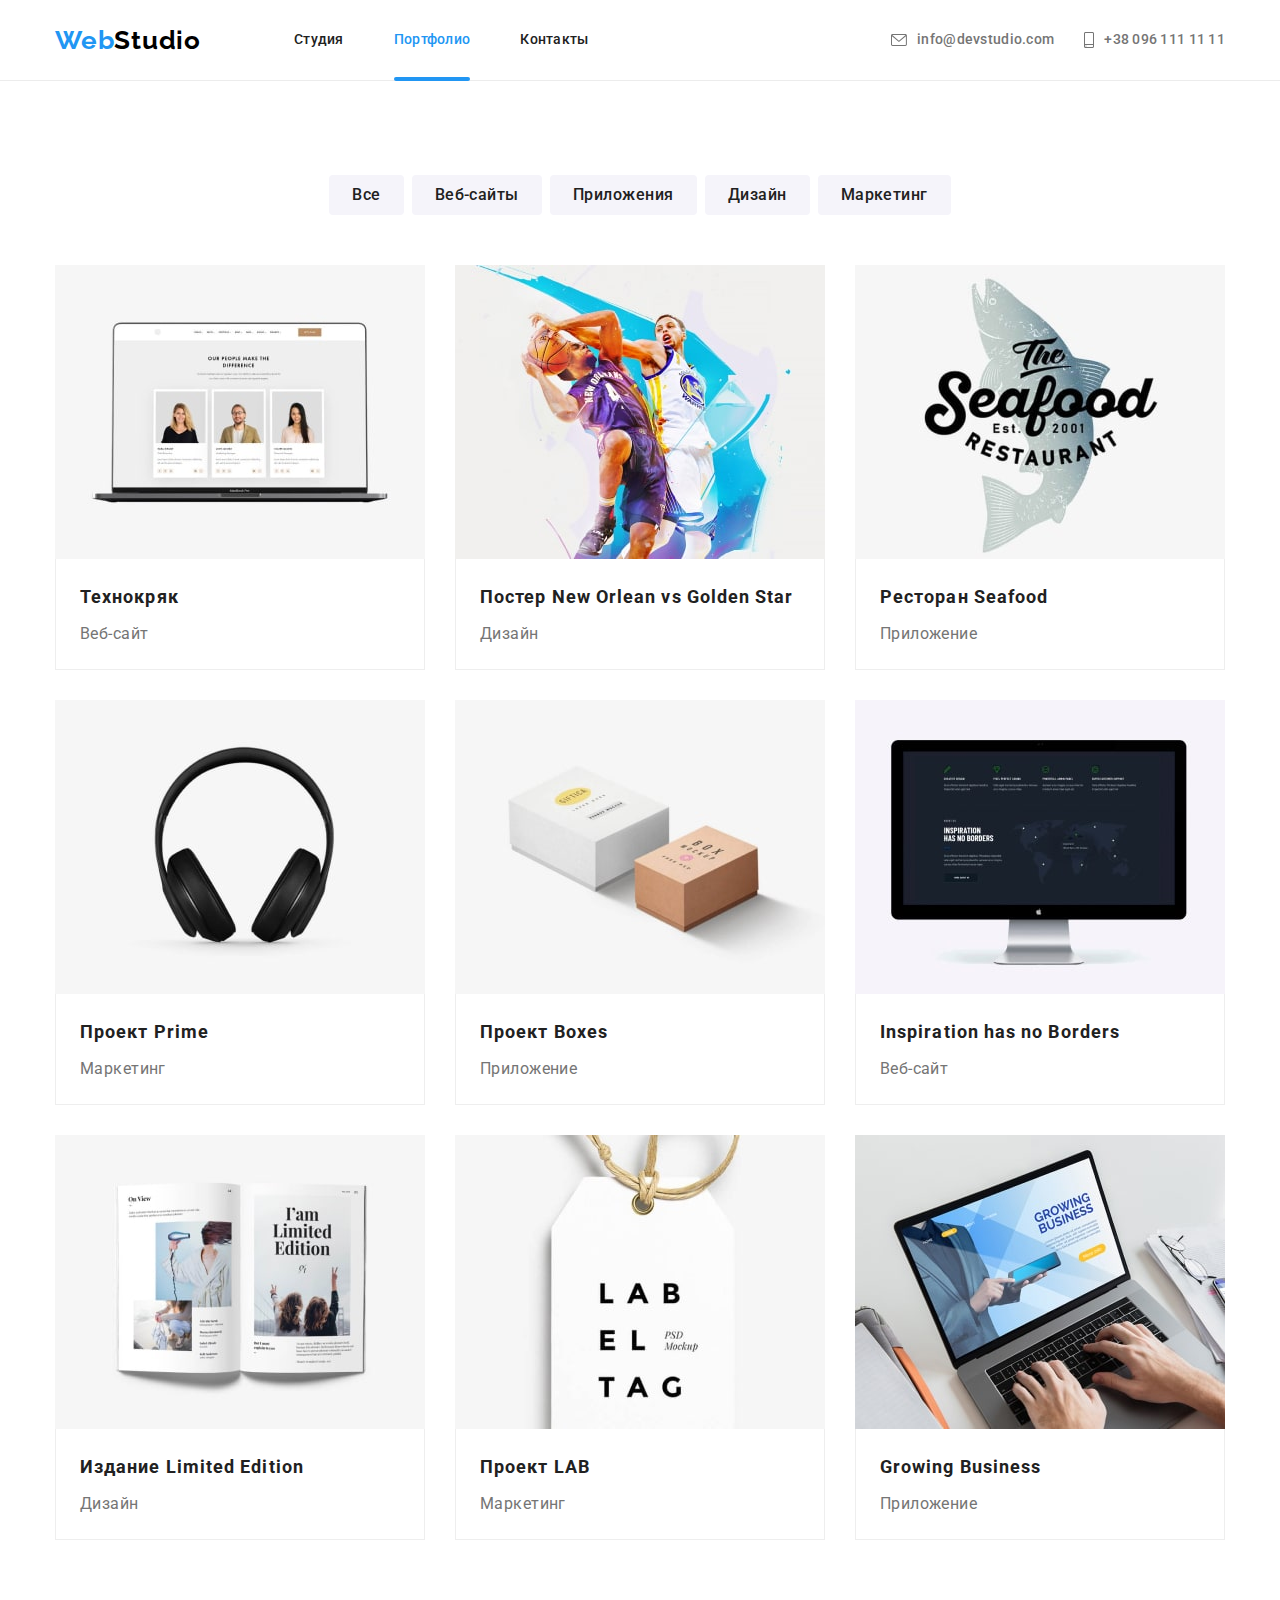
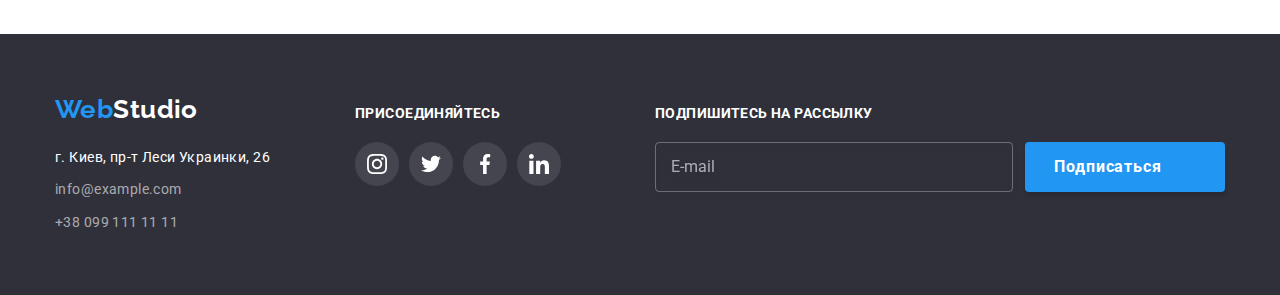
<file: portfolio.html>
<!DOCTYPE html>
<html lang="en">
    <head>
        <meta charset="UTF-8">
        <meta name="viewport" content="width=device-width, initial-scale=1.0">
        <title>Portfolio</title>
        <link
            href="https://fonts.googleapis.com/css2?family=Raleway:wght@700&family=Roboto:wght@400;500;700;900&display=swap"
            rel="stylesheet"
        />
        <link rel="stylesheet" href="./css/main.min.css"/>
    </head>
    <body>
        <!--Header-->
        <header class="header">
            <div class="container flex flex--ai-center">
                <nav class="flex flex--ai-center">
                    <a class="link logo logo--black" href="./index.html">
                        <span class="logo--accent">Web</span>Studio
                    </a>
                    <ul class="list header-nav">
                        <li class="header-nav__item">
                            <a class="link header-nav__link" href="./index.html">Студия</a>
                        </li>
                        <li class="header-nav__item">
                            <a class="link header-nav__link header-nav__link--accent" href="./portfolio.html">Портфолио</a>
                        </li>
                        <li class="header-nav__item">
                            <a class="link header-nav__link" href="#">Контакты</a>
                        </li>
                    </ul>
                </nav>
                <ul class="list header-contacts">
                    <li class="header-contacts__item">
                        <a class="link header-contacts__link" href="mailto:info@devstudio.com">
                            <svg class="header-contacts__icon" width="16" height="12">
                                <use href="./images/svg/sprite.svg#icon-envelope"></use>
                            </svg>
                            info@devstudio.com
                        </a>
                    </li>
                    <li class="header-contacts__item">
                        <a class="link header-contacts__link" href="tel:+380961111111">
                            <svg class="header-contacts__icon" width="10" height="16">
                                <use href="./images/svg/sprite.svg#icon-smartphone"></use>
                            </svg>
                            +38 096 111 11 11
                        </a>
                    </li>
                </ul>
            </div>
        </header>
        <!--Main container-->
        <main>
            <h1 class="visually-hidden">Портфолио</h1>
            <section class="section">
                <div class="container">
                    <!--Button list-->
                    <ul class="list portfolio-nav">
                        <li class="portfolio-nav__item">
                            <button type="button" class="portfolio-nav__button">
                                Все
                            </button>
                        </li>
                        <li class="portfolio-nav__item">
                            <button type="button" class="portfolio-nav__button">
                                Веб-сайты
                            </button>
                        </li>
                        <li class="portfolio-nav__item">
                            <button type="button" class="portfolio-nav__button">
                                Приложения
                            </button>
                        </li>
                        <li class="portfolio-nav__item">
                            <button type="button" class="portfolio-nav__button">
                                Дизайн
                            </button>
                        </li>
                        <li class="portfolio-nav__item">
                            <button type="button" class="portfolio-nav__button">
                                Маркетинг
                            </button>
                        </li>
                    </ul>
                    <!--Main portfolio list-->
                    <ul class="list portfolio-list">
                        <li class="portfolio-list__item">
                            <a class="link portfolio-list__link" href="#">
                                <div class="portfolio-card">
                                    <img 
                                        src="./images/portfolio/technocrack.jpg"
                                        alt="Веб сайт Технокряк"
                                        width="370"
                                    />
                                    <div class="portfolio-card__overlay">
                                        <p class="portfolio-card__text">
                                            Технокряк это современная площадка распространения
                                            коронавируса. Компании используют эту платформу для
                                            цифрового шпионажа и атак на защищённые сервера
                                            конкурентов.
                                        </p>
                                    </div>
                                </div>
                                <div class="portfolio-card__content">
                                    <h2 class="portfolio-card__title">Технокряк</h2>
                                    <p class="portfolio-card__type">Веб-сайт</p>
                                </div>
                            </a>
                        </li>
                        <li class="portfolio-list__item">
                            <a class="link portfolio-list__link" href="#">
                                <div class="portfolio-card">
                                    <img 
                                        src="./images/portfolio/neworlean.jpg"
                                        alt="Дизайн постера New Orlean vs Golden Star"
                                        width="370"
                                    />
                                    <div class="portfolio-card__overlay">
                                        <p class="portfolio-card__text">
                                            Технокряк это современная площадка распространения
                                            коронавируса. Компании используют эту платформу для
                                            цифрового шпионажа и атак на защищённые сервера
                                            конкурентов.
                                        </p>
                                    </div>
                                </div>
                                <div class="portfolio-card__content">
                                    <h2 class="portfolio-card__title">Постер New Orlean vs Golden Star</h2>
                                    <p class="portfolio-card__type">Дизайн</p>
                                </div>
                            </a>
                        </li>
                        <li class="portfolio-list__item">
                            <a class="link portfolio-list__link" href="#">
                                <div class="portfolio-card">
                                    <img 
                                        src="./images/portfolio/seafood.jpg"
                                        alt="Приложение ресторана Seafood"
                                        width="370"
                                    />
                                    <div class="portfolio-card__overlay">
                                        <p class="portfolio-card__text">
                                            Технокряк это современная площадка распространения
                                            коронавируса. Компании используют эту платформу для
                                            цифрового шпионажа и атак на защищённые сервера
                                            конкурентов.
                                        </p>
                                    </div>
                                </div>
                                <div class="portfolio-card__content">
                                    <h2 class="portfolio-card__title">Ресторан Seafood</h2>
                                    <p class="portfolio-card__type">Приложение</p>
                                </div>
                            </a>
                        </li>
                        <li class="portfolio-list__item">
                            <a class="link portfolio-list__link" href="#">
                                <div class="portfolio-card">
                                    <img 
                                        src="./images/portfolio/prime.jpg"
                                        alt="Проект Prime"
                                        width="370"
                                    />
                                    <div class="portfolio-card__overlay">
                                        <p class="portfolio-card__text">
                                            Технокряк это современная площадка распространения
                                            коронавируса. Компании используют эту платформу для
                                            цифрового шпионажа и атак на защищённые сервера
                                            конкурентов.
                                        </p>
                                    </div>
                                </div>
                                <div class="portfolio-card__content">
                                    <h2 class="portfolio-card__title">Проект Prime</h2>
                                    <p class="portfolio-card__type">Маркетинг</p>
                                </div>
                            </a>
                        </li>
                        <li class="portfolio-list__item">
                            <a class="link portfolio-list__link" href="#">
                                <div class="portfolio-card">
                                    <img 
                                        src="./images/portfolio/boxes.jpg"
                                        alt="Приложение Boxes"
                                        width="370"
                                    />
                                    <div class="portfolio-card__overlay">
                                        <p class="portfolio-card__text">
                                            Технокряк это современная площадка распространения
                                            коронавируса. Компании используют эту платформу для
                                            цифрового шпионажа и атак на защищённые сервера
                                            конкурентов.
                                        </p>
                                    </div>
                                </div>
                                <div class="portfolio-card__content">
                                    <h2 class="portfolio-card__title">Проект Boxes</h2>
                                    <p class="portfolio-card__type">Приложение</p>
                                </div>
                            </a>
                        </li>
                        <li class="portfolio-list__item">
                            <a class="link portfolio-list__link" href="#">
                                <div class="portfolio-card">
                                    <img 
                                        src="./images/portfolio/inspirations.jpg"
                                        alt="Веб-сайт Inspiration has no Borders"
                                        width="370"
                                    />
                                    <div class="portfolio-card__overlay">
                                        <p class="portfolio-card__text">
                                            Технокряк это современная площадка распространения
                                            коронавируса. Компании используют эту платформу для
                                            цифрового шпионажа и атак на защищённые сервера
                                            конкурентов.
                                        </p>
                                    </div>
                                </div>
                                <div class="portfolio-card__content">
                                    <h2 lang="en" class="portfolio-card__title">Inspiration has no Borders</h2>
                                    <p class="portfolio-card__type">Веб-сайт</p>
                                </div>
                            </a>
                        </li>
                        <li class="portfolio-list__item">
                            <a class="link portfolio-list__link" href="#">
                                <div class="portfolio-card">
                                    <img 
                                        src="./images/portfolio/limited.jpg"
                                        alt="Дизайн издания Limited Edition"
                                        width="370"
                                    />
                                    <div class="portfolio-card__overlay">
                                        <p class="portfolio-card__text">
                                            Технокряк это современная площадка распространения
                                            коронавируса. Компании используют эту платформу для
                                            цифрового шпионажа и атак на защищённые сервера
                                            конкурентов.
                                        </p>
                                    </div>
                                </div>
                                <div class="portfolio-card__content">
                                    <h2 class="portfolio-card__title">Издание Limited Edition</h2>
                                    <p class="portfolio-card__type">Дизайн</p>
                                </div>
                            </a>
                        </li>
                        <li class="portfolio-list__item">
                            <a class="link portfolio-list__link" href="#">
                                <div class="portfolio-card">
                                    <img 
                                        src="./images/portfolio/lab.jpg"
                                        alt="Проект LAB"
                                        width="370"
                                    />
                                    <div class="portfolio-card__overlay">
                                        <p class="portfolio-card__text">
                                            Технокряк это современная площадка распространения
                                            коронавируса. Компании используют эту платформу для
                                            цифрового шпионажа и атак на защищённые сервера
                                            конкурентов.
                                        </p>
                                    </div>
                                </div>
                                <div class="portfolio-card__content">
                                    <h2 class="portfolio-card__title">Проект LAB</h2>
                                    <p class="portfolio-card__type">Маркетинг</p>
                                </div>
                            </a>
                        </li>
                        <li class="portfolio-list__item">
                            <a class="link portfolio-list__link" href="#">
                                <div class="portfolio-card">
                                    <img 
                                        src="./images/portfolio/groovingbusiness.jpg"
                                        alt="Приложение Growing Business"
                                        width="370"
                                    />
                                    <div class="portfolio-card__overlay">
                                        <p class="portfolio-card__text">
                                            Технокряк это современная площадка распространения
                                            коронавируса. Компании используют эту платформу для
                                            цифрового шпионажа и атак на защищённые сервера
                                            конкурентов.
                                        </p>
                                    </div>
                                </div>
                                <div class="portfolio-card__content">
                                    <h2 lang="en" class="portfolio-card__title">Growing Business</h2>
                                    <p class="portfolio-card__type">Приложение</p>
                                </div>
                            </a>
                        </li>
                    </ul>
                </div>
            </section>
        </main>
        <!--Footer-->
        <footer class="footer">
            <div class="container flex flex--baseline">
                <div class="footer-address">
                    <a class="link logo logo--white" href="./index.html">
                        <span class="logo--accent">Web</span>Studio
                    </a>
                    <address class="footer-contacts">
                        <p class="footer-contacts__text">г. Киев, пр-т Леси Украинки, 26</p>
                        <a class="link footer-contacts__link" href="mailto:info@example.com">
                            info@example.com
                        </a>
                        <a class="link footer-contacts__link" href="tel:+380991111111">+38 099 111 11 11</a>
                    </address>
                </div>
                <div class="footer-networks">
                    <strong class="footer-networks__text">присоединяйтесь</strong>
                    <ul class="list flex network-list">
                        <li class="network-list__item">
                            <a href="#" class="link network-list__link network-list__link--dark" aria-label="Instagram">
                                <svg class="network-list__icon">
                                    <use href="./images/svg/sprite.svg#icon-instagram"></use>
                                </svg>
                            </a>
                        </li>
                        <li class="network-list__item">
                            <a href="#" class="link network-list__link network-list__link--dark" aria-label="Twitter">
                                <svg class="network-list__icon">
                                    <use href="./images/svg/sprite.svg#icon-twitter"></use>
                                </svg>
                            </a>
                        </li>
                        <li class="network-list__item">
                            <a href="#" class="link network-list__link network-list__link--dark" aria-label="Facebook">
                                <svg class="network-list__icon">
                                    <use href="./images/svg/sprite.svg#icon-facebook"></use>
                                </svg>
                            </a>
                        </li>
                        <li class="network-list__item">
                            <a href="#" class="link network-list__link network-list__link--dark" aria-label="Linkedin">
                                <svg class="network-list__icon">
                                    <use href="./images/svg/sprite.svg#icon-linkedin"></use>
                                </svg>
                            </a>
                        </li>
                    </ul>
                </div>
                <form class="flex footer-subscribe" autocomplete="off">
                    <label class="footer-subscribe__label">Подпишитесь на рассылку
                        <input
                            type="email"
                            name="e-mail"
                            class="footer-subscribe__input"
                            placeholder="E-mail"
                        />
                    </label>
                    <button type="submit" class="button-primary button-primary--flex">
                        Подписаться
                        <svg class="footer-subscribe__icon" width="24" height="24">
                            <use href="./images/svg/sprite.svg#icon-subscribe"></use>
                        </svg>
                    </button>
                </form>
            </div>
        </footer>        
    </body>
</html>
</file>
<file: css/main.min.css>
/*! modern-normalize v1.0.0 | MIT License | https://github.com/sindresorhus/modern-normalize */*,*::before,::after{box-sizing:border-box}:root{-moz-tab-size:4;tab-size:4}html{line-height:1.15;-webkit-text-size-adjust:100%}body{margin:0;font-family:system-ui,-apple-system,"Segoe UI",Roboto,Helvetica,Arial,sans-serif,"Apple Color Emoji","Segoe UI Emoji"}hr{height:0;color:inherit}abbr[title]{text-decoration:underline dotted}b,strong{font-weight:bolder}code,kbd,samp,pre{font-family:ui-monospace,SFMono-Regular,Consolas,'Liberation Mono',Menlo,monospace;font-size:1em}small{font-size:80%}sub,sup{font-size:75%;line-height:0;position:relative;vertical-align:baseline}sub{bottom:-.25em}sup{top:-.5em}table{text-indent:0;border-color:inherit}button,input,optgroup,select,textarea{font-family:inherit;font-size:100%;line-height:1.15;margin:0}button,select{text-transform:none}button,[type='button'],[type='reset'],[type='submit']{-webkit-appearance:button}::-moz-focus-inner{border-style:none;padding:0}:-moz-focusring{outline:1px dotted ButtonText}:-moz-ui-invalid{box-shadow:none}legend{padding:0}progress{vertical-align:baseline}::-webkit-inner-spin-button,::-webkit-outer-spin-button{height:auto}[type='search']{-webkit-appearance:textfield;outline-offset:-2px}::-webkit-search-decoration{-webkit-appearance:none}::-webkit-file-upload-button{-webkit-appearance:button;font:inherit}summary{display:list-item}body{background-color:#fff;color:#212121;font-family:"Roboto",sans-serif;font-size:14px;line-height:1.71;font-weight:400;letter-spacing:.03em}img,svg{display:block;max-width:100%;height:auto}.link{text-decoration:none}.list{padding:0;margin:0;list-style:none}.visually-hidden{position:absolute;width:1px;height:1px;margin:-1px;border:0;padding:0;clip:rect(0 0 0 0);overflow:hidden}.container{width:1200px;margin:0 auto;padding:0 15px}.flex{display:flex;justify-content:flex-start;align-items:stretch}.logo{font-family:"Raleway",sans-serif;font-size:26px;line-height:1.19;font-weight:700}.logo--black{margin-right:93px;color:#000;letter-spacing:.03em}.logo--accent{color:#2196f3}.logo--white{color:#fff}.header{font-size:inherit;line-height:1.14;font-weight:500;letter-spacing:.02em;border-bottom:1px solid #ececec}.flex--ai-center,.header-nav{display:flex;justify-content:flex-start;align-items:center}.header-nav__item:not(:last-child){margin-right:50px}.header-nav__link{position:relative;display:block;padding-top:32px;padding-bottom:32px;color:inherit;transition:color 250ms cubic-bezier(0.4,0,0.2,1)}.header-nav__link:hover,.header-nav__link:focus{color:#2196f3}.header-nav__link--accent{color:#2196f3}.header-nav__link--accent::after{position:absolute;bottom:-1px;left:0;content:"";width:100%;height:4px;background-color:#2196f3;border-radius:2px}.header-contacts{display:flex;margin-left:auto}.header-contacts__item:not(:last-child){margin-right:30px}.header-contacts__link{display:flex;justify-content:flex-start;align-items:center;padding-top:32px;padding-bottom:32px;color:#757575;transition:color 250ms cubic-bezier(0.4,0,0.2,1),fill 250ms cubic-bezier(0.4,0,0.2,1)}.header-contacts__link:hover,.header-contacts__link:focus{color:#2196f3;fill:#2196f3}.header-contacts__icon{margin-right:10px;fill:currentColor}.hero{display:flex;justify-content:center;align-items:center;flex-direction:column;max-width:1600px;height:600px;margin:0 auto;background-color:#c4c4c4;background-image:linear-gradient(to right,rgba(47,48,58,0.4),rgba(47,48,58,0.4)),url(../images/hero.jpg);background-repeat:no-repeat;background-size:cover;background-position:center;text-align:center}.hero__title{margin-top:0;margin-bottom:30px;max-width:696px;font-size:44px;line-height:1.36;font-weight:900;letter-spacing:.06em;text-transform:uppercase;color:#fff}.button-primary{display:block;min-width:200px;padding:10px 0;border:none;border-radius:4px;box-shadow:0 4px 4px rgba(0,0,0,0.15);cursor:pointer;color:#fff;background-color:#2196f3;font-size:16px;line-height:1.87;font-weight:700;text-align:center;letter-spacing:.06em;transition:background-color 250ms cubic-bezier(0.4,0,0.2,1)}.button-primary:hover,.button-primary:focus{background-color:#188ce8}.button-primary--flex{display:flex;justify-content:center;align-items:center}.button-primary--modal{margin:0 auto}.feature{padding-top:94px;padding-bottom:0}.feature-list__item{flex-basis:calc((100% - 3 * 30px) / 4)}.feature-list__item:not(:last-child){margin-right:30px}.feature-list__thumb{display:flex;justify-content:center;align-items:center;margin-bottom:30px;height:120px;background-color:#f5f4fa;border-radius:4px}.feature-list__icon{width:70px;height:70px}.feature-list__title{margin-top:0;margin-bottom:10px;font-size:14px;line-height:1.14;font-weight:700;text-transform:uppercase}.feature-list__text{margin-top:0;margin-bottom:0;color:#757575}.section{padding-top:94px;padding-bottom:94px}.section__title{margin-top:0;margin-bottom:50px;font-size:36px;line-height:1.17;font-weight:700;text-align:center}.section--gray{background-color:#f5f4fa;text-align:center}.examples-list__item{position:relative;flex-basis:calc((100% - 2 * 30px) / 3)}.examples-list__item:not(:last-child){margin-right:30px}.examples-list__thumb{position:absolute;left:0;bottom:0;display:flex;justify-content:center;align-items:center;width:100%;height:70px;background-color:rgba(47,48,58,0.8)}.examples-list__text{margin:0;font-size:14px;line-height:1.14;font-weight:700;text-align:center;text-transform:uppercase;color:#fff}.team-list__item{flex-basis:calc((100% - 3 * 30px) / 4);border-radius:0 0 4px 4px;box-shadow:0 1px 3px rgba(0,0,0,0.12),0 1px 1px rgba(0,0,0,0.14),0 2px 1px rgba(0,0,0,0.2);background-color:#fff}.team-list__item:not(:last-child){margin-right:30px}.team-list__title{margin-top:30px;margin-bottom:10px;font-size:16px;line-height:1.19;font-weight:500}.team-list__text{margin-top:0;margin-bottom:16px;font-size:16px;line-height:1.19;font-weight:400;color:#757575}.network-list--centered{margin-bottom:30px;justify-content:center}.network-list__item:not(:last-child){margin-right:10px}.network-list__link{display:flex;justify-content:center;align-items:center;width:44px;height:44px;border-radius:50%;fill:#afb1b8;transition:background-color 250ms cubic-bezier(0.4,0,0.2,1),fill 250ms cubic-bezier(0.4,0,0.2,1)}.network-list__link:hover,.network-list__link:focus{background-color:#2196f3;fill:#fff}.network-list__icon{width:20px;height:20px}.network-list__link--dark{background-color:rgba(255,255,255,0.1);fill:#fff}.clients-list__item{flex-basis:calc((100% - 5 * 30px) / 6)}.clients-list__item:not(:last-child){margin-right:30px}.clients-list__link{display:flex;justify-content:center;align-items:center;height:90px;border:1px solid #afb1b8;border-radius:4px;fill:#afb1b8;transition:border-color 250ms cubic-bezier(0.4,0,0.2,1),fill 250ms cubic-bezier(0.4,0,0.2,1)}.clients-list__link:hover,.clients-list__link:focus{border-color:#2196f3;fill:#2196f3}.portfolio-nav{display:flex;justify-content:center;align-items:stretch;margin-bottom:50px}.portfolio-nav__item:not(:last-child){margin-right:8px}.portfolio-nav__button{display:inline-block;min-width:73px;padding:6px 22px;border:1px solid transparent;border-radius:4px;cursor:pointer;color:#212121;background-color:#f5f4fa;font-size:16px;line-height:1.62;font-weight:500;letter-spacing:.03em;transition-property:color,background-color,box-shadow;transition-duration:250ms;transition-timing-function:cubic-bezier(0.4,0,0.2,1)}.portfolio-nav__button:hover,.portfolio-nav__button:focus{box-shadow:0 3px 1px rgba(0,0,0,0.1),0 1px 2px rgba(0,0,0,0.08),0 2px 2px rgba(0,0,0,0.12);color:#fff;background-color:#2196f3}.portfolio-list{display:flex;flex-wrap:wrap}.portfolio-list__item{flex-basis:calc((100% - 2 * 30px) / 3);margin-right:30px;margin-bottom:30px}.portfolio-list__item:nth-child(3n){margin-right:0}.portfolio-list__item:nth-last-child(-n + 3){margin-bottom:0}.portfolio-list__link{display:block;transition:box-shadow 250ms cubic-bezier(0.4,0,0.2,1)}.portfolio-list__link:hover,.portfolio-list__link:focus{box-shadow:0 1px 1px rgba(0,0,0,0.12),0 4px 4px rgba(0,0,0,0.06),1px 4px 6px rgba(0,0,0,0.16)}.portfolio-list__link:hover .portfolio-card__overlay,.portfolio-list__link:focus .portfolio-card__overlay{transform:translateY(0)}.portfolio-card{position:relative;overflow:hidden}.portfolio-card__overlay{position:absolute;top:0;left:0;display:flex;justify-content:center;align-items:center;padding-left:24px;padding-right:24px;width:100%;height:100%;background-color:rgba(33,150,243,0.9);transform:translateY(100%);transition:transform 250ms cubic-bezier(0.4,0,0.2,1)}.portfolio-card__text{margin:0;font-size:18px;line-height:1.56;font-weight:400;color:#fff}.portfolio-card__content{padding:20px 24px;border-right:1px solid #eee;border-bottom:1px solid #eee;border-left:1px solid #eee}.portfolio-card__title{margin-top:0;margin-bottom:4px;color:#212121;font-size:18px;line-height:2;font-weight:700;letter-spacing:.06em}.portfolio-card__type{margin:0;color:#757575;font-size:16px;line-height:1.87;font-weight:400}.footer{padding-top:60px;padding-bottom:60px;background-color:#2f303a}.flex--baseline{display:flex;justify-content:flex-start;align-items:baseline}.footer-address,.footer-networks{width:270px;margin-right:30px}.footer-contacts{margin-top:20px;font-style:normal}.footer-contacts__text{margin:0;color:#fff}.footer-contacts__link{display:block;margin-top:9px;color:rgba(255,255,255,0.6);transition:color 250ms cubic-bezier(0.4,0,0.2,1)}.footer-contacts__link:hover,.footer-contacts__link:focus{color:#2196f3}.footer-subscribe__label,.footer-networks__text{display:block;font-size:14px;line-height:1.14;font-weight:700;text-transform:uppercase;color:#fff}.footer-networks__text{margin-bottom:20px}.footer-subscribe{width:570px;align-items:flex-end}.footer-subscribe__input{width:358px;height:50px;margin-top:20px;margin-right:12px;padding:15px;color:#fff;background-color:inherit;border:1px solid rgba(255,255,255,0.3);filter:drop-shadow(0px 4px 4px rgba(0,0,0,0.15));border-radius:4px}.footer-subscribe__input::placeholder{font-size:16px;line-height:1.25;font-weight:400;color:rgba(255,255,255,0.6)}.footer-subscribe__icon{margin-left:10px;fill:#fff}.backdrop{position:fixed;top:0;left:0;width:100%;height:100%;background-color:rgba(0,0,0,0.2);opacity:1;transition:opacity 250ms cubic-bezier(0.4,0,0.2,1)}.backdrop--hidden{opacity:0;pointer-events:none}.backdrop--hidden .modal{transform:translate(-50%,-50%) scale(1.3)}.modal{position:absolute;top:50%;left:50%;width:528px;height:581px;padding:40px 0;background-color:#fff;border-radius:4px;transform:translate(-50%,-50%) scale(1);transition:transform 250ms cubic-bezier(0.4,0,0.2,1)}.button-close{position:absolute;top:8px;right:8px;display:flex;justify-content:center;align-items:center;padding:0;width:30px;height:30px;border:1px solid rgba(0,0,0,0.1);border-radius:50%;background-color:#fff;cursor:pointer;fill:#000;transition:fill 250ms cubic-bezier(0.4,0,0.2,1)}.button-close:hover,.button-close:focus{fill:#2196f3}.modal__text{display:block;margin-bottom:12px;font-size:20px;line-height:1.15;font-weight:700;text-align:center}.form-data{width:448px;margin:0 auto}.form-data__field{display:flex;flex-direction:column;margin-bottom:10px}.form-data__label{margin-bottom:4px;font-size:12px;line-height:1.17;font-weight:400;letter-spacing:.01em;color:#757575}.form-data__block{position:relative}.form-data__input{width:100%;margin:0;padding:11px;padding-left:42px;outline:none;border:1px solid rgba(33,33,33,0.2);border-radius:4px;transition:border-color 250ms cubic-bezier(0.4,0,0.2,1)}.form-data__input:focus{border-color:#2196f3}.form-data__icon{position:absolute;top:50%;left:12px;width:18px;height:18px;fill:currentColor;transform:translateY(-50%);transition:fill 250ms cubic-bezier(0.4,0,0.2,1)}.form-data__input:focus + .form-data__icon{fill:#2196f3}.form-data__input--comment{padding:12px 16px;resize:none}.form-data__input--comment::placeholder{font-size:12px;line-height:1.17;font-weight:400;letter-spacing:.01em;color:rgba(117,117,117,0.5)}.form-data__policy{margin-top:20px;margin-bottom:30px;text-align:center}.form-data__policy-label{color:#757575}.form-data__policy-label--accent{color:#2196f3}.form-data__checkbox-custom{display:inline-block;margin-right:7px;vertical-align:text-top;width:16px;height:15px;border:2px solid #000;border-radius:2px;box-shadow:0 4px 4px rgba(0,0,0,0.25)}.form-data__checkbox:checked ~ .form-data__checkbox-custom{background-color:#2196f3;background-image:url(../images/svg/checkbox.svg);border-color:transparent;background-origin:border-box;box-shadow:none}
/*# sourceMappingURL=main.min.css.map */
</file>
